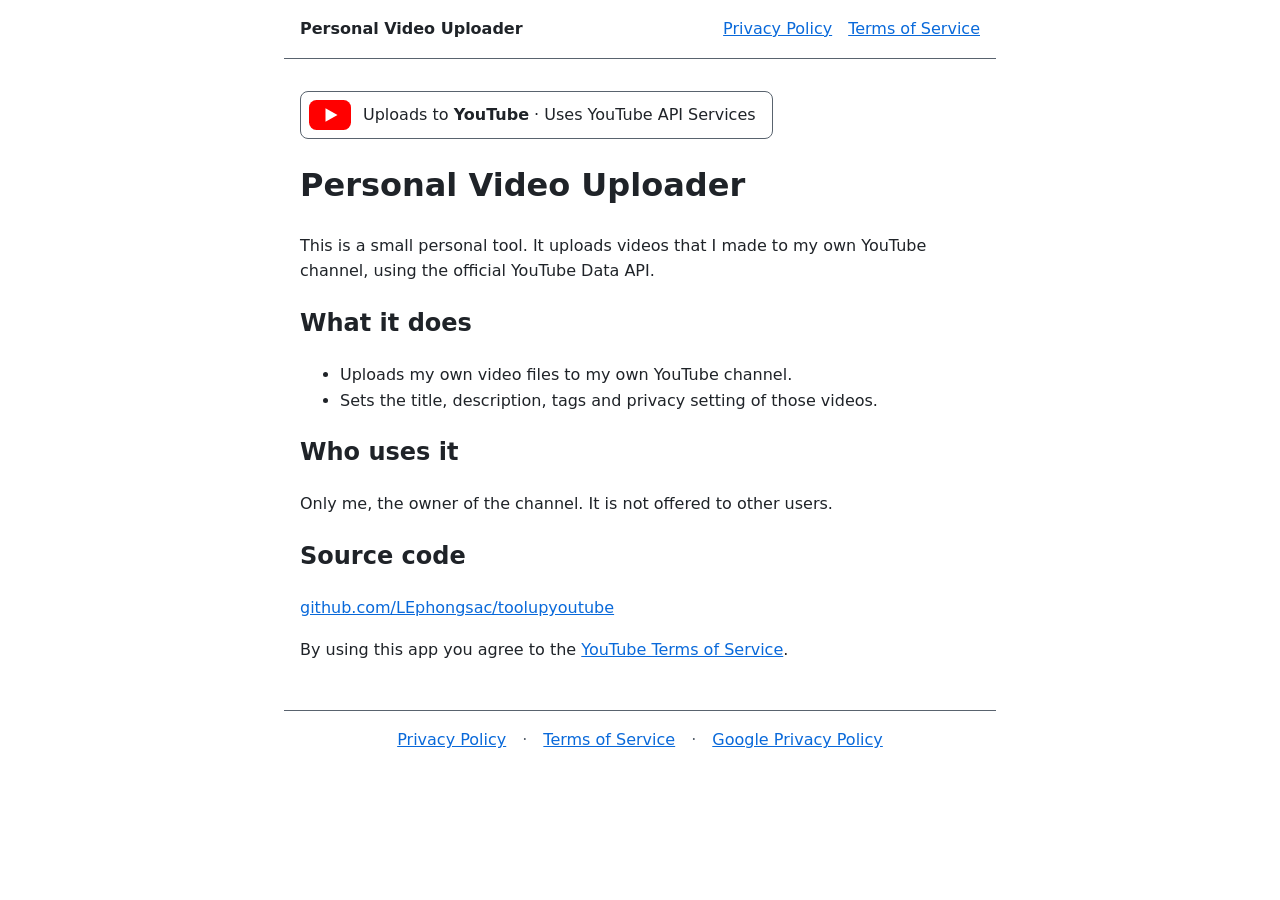
<file: index.html>
<!doctype html>
<html lang="en">
<head>
<meta charset="utf-8">
<meta name="viewport" content="width=device-width, initial-scale=1">
<title>Personal Video Uploader</title>
<link rel="stylesheet" href="style.css">
</head>
<body>
<header class="topbar">
  <span class="app-name">Personal Video Uploader</span>
  <nav>
    <a href="privacy.html">Privacy Policy</a>
    <a href="terms.html">Terms of Service</a>
  </nav>
</header>
<main>
  <div class="yt-badge">
    <svg viewBox="0 0 28 20" width="42" height="30" aria-hidden="true">
      <rect width="28" height="20" rx="5" fill="#FF0000"/>
      <path d="M11 5.5v9l8-4.5z" fill="#FFFFFF"/>
    </svg>
    <span>Uploads to <strong>YouTube</strong> · Uses YouTube API Services</span>
  </div>

  <h1>Personal Video Uploader</h1>
  <p>This is a small personal tool. It uploads videos that I made to my own YouTube channel, using the official YouTube Data API.</p>

  <h2>What it does</h2>
  <ul>
    <li>Uploads my own video files to my own YouTube channel.</li>
    <li>Sets the title, description, tags and privacy setting of those videos.</li>
  </ul>

  <h2>Who uses it</h2>
  <p>Only me, the owner of the channel. It is not offered to other users.</p>

  <h2>Source code</h2>
  <p><a href="https://github.com/LEphongsac/toolupyoutube">github.com/LEphongsac/toolupyoutube</a></p>

  <p>By using this app you agree to the <a href="https://www.youtube.com/t/terms">YouTube Terms of Service</a>.</p>
</main>
<footer>
  <a href="privacy.html">Privacy Policy</a> ·
  <a href="terms.html">Terms of Service</a> ·
  <a href="https://policies.google.com/privacy">Google Privacy Policy</a>
</footer>
</body>
</html>
</file>
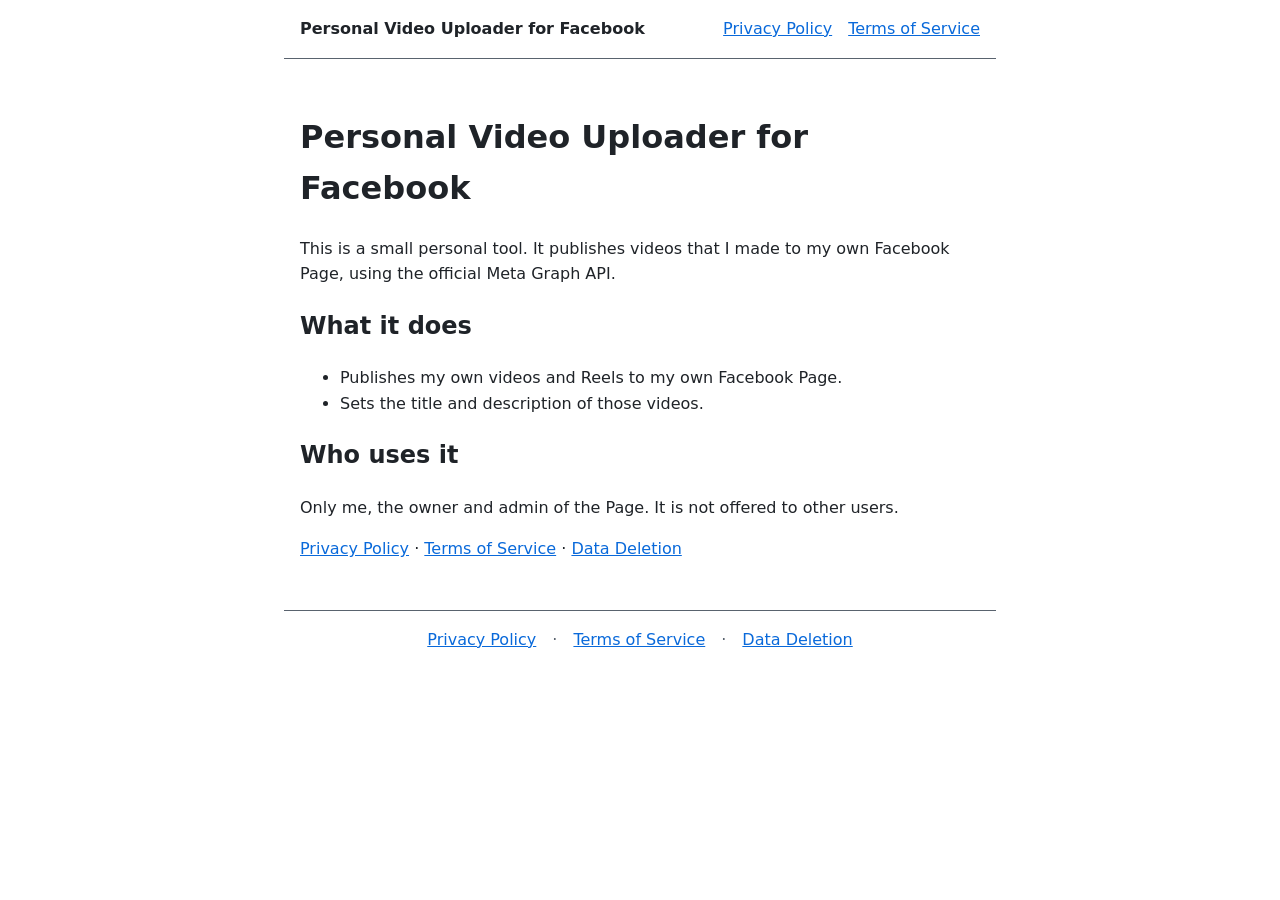
<file: facebook/index.html>
<!doctype html>
<html lang="en">
<head>
<meta charset="utf-8">
<meta name="viewport" content="width=device-width, initial-scale=1">
<title>Personal Video Uploader for Facebook</title>
<link rel="stylesheet" href="../style.css">
</head>
<body>
<header class="topbar">
  <span class="app-name">Personal Video Uploader for Facebook</span>
  <nav>
    <a href="privacy.html">Privacy Policy</a>
    <a href="terms.html">Terms of Service</a>
  </nav>
</header>
<main>
  <h1>Personal Video Uploader for Facebook</h1>
  <p>This is a small personal tool. It publishes videos that I made to my own Facebook Page, using the official Meta Graph API.</p>

  <h2>What it does</h2>
  <ul>
    <li>Publishes my own videos and Reels to my own Facebook Page.</li>
    <li>Sets the title and description of those videos.</li>
  </ul>

  <h2>Who uses it</h2>
  <p>Only me, the owner and admin of the Page. It is not offered to other users.</p>

  <p>
    <a href="privacy.html">Privacy Policy</a> ·
    <a href="terms.html">Terms of Service</a> ·
    <a href="data-deletion.html">Data Deletion</a>
  </p>
</main>
<footer>
  <a href="privacy.html">Privacy Policy</a> ·
  <a href="terms.html">Terms of Service</a> ·
  <a href="data-deletion.html">Data Deletion</a>
</footer>
</body>
</html>
</file>
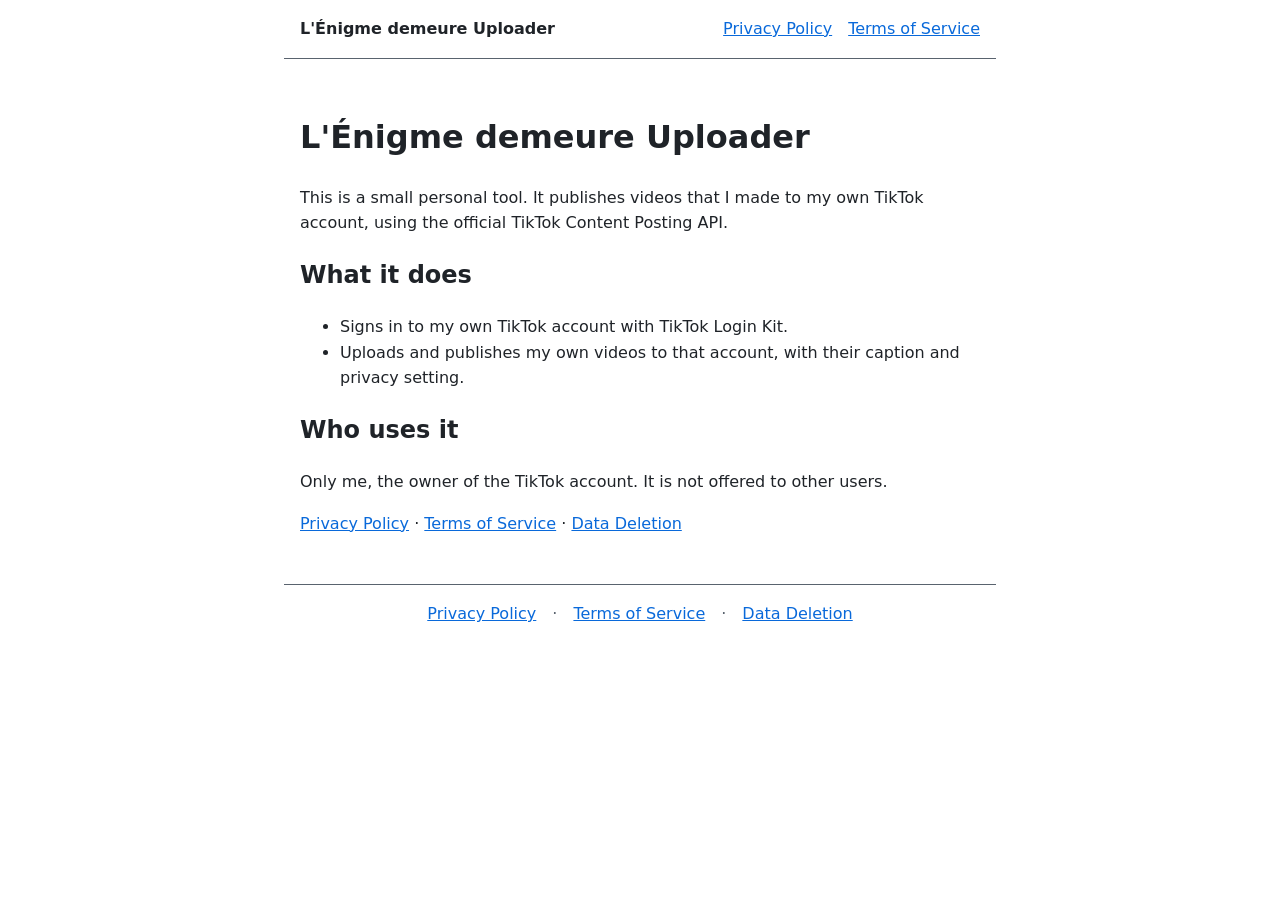
<file: tiktok/index.html>
<!doctype html>
<html lang="en">
<head>
<meta charset="utf-8">
<meta name="viewport" content="width=device-width, initial-scale=1">
<title>L&#39;Énigme demeure Uploader</title>
<link rel="stylesheet" href="../style.css">
</head>
<body>
<header class="topbar">
  <span class="app-name">L&#39;Énigme demeure Uploader</span>
  <nav>
    <a href="privacy.html">Privacy Policy</a>
    <a href="terms.html">Terms of Service</a>
  </nav>
</header>
<main>
  <h1>L&#39;Énigme demeure Uploader</h1>
  <p>This is a small personal tool. It publishes videos that I made to my own TikTok account, using the official TikTok Content Posting API.</p>

  <h2>What it does</h2>
  <ul>
    <li>Signs in to my own TikTok account with TikTok Login Kit.</li>
    <li>Uploads and publishes my own videos to that account, with their caption and privacy setting.</li>
  </ul>

  <h2>Who uses it</h2>
  <p>Only me, the owner of the TikTok account. It is not offered to other users.</p>

  <p>
    <a href="privacy.html">Privacy Policy</a> ·
    <a href="terms.html">Terms of Service</a> ·
    <a href="data-deletion.html">Data Deletion</a>
  </p>
</main>
<footer>
  <a href="privacy.html">Privacy Policy</a> ·
  <a href="terms.html">Terms of Service</a> ·
  <a href="data-deletion.html">Data Deletion</a>
</footer>
</body>
</html>
</file>
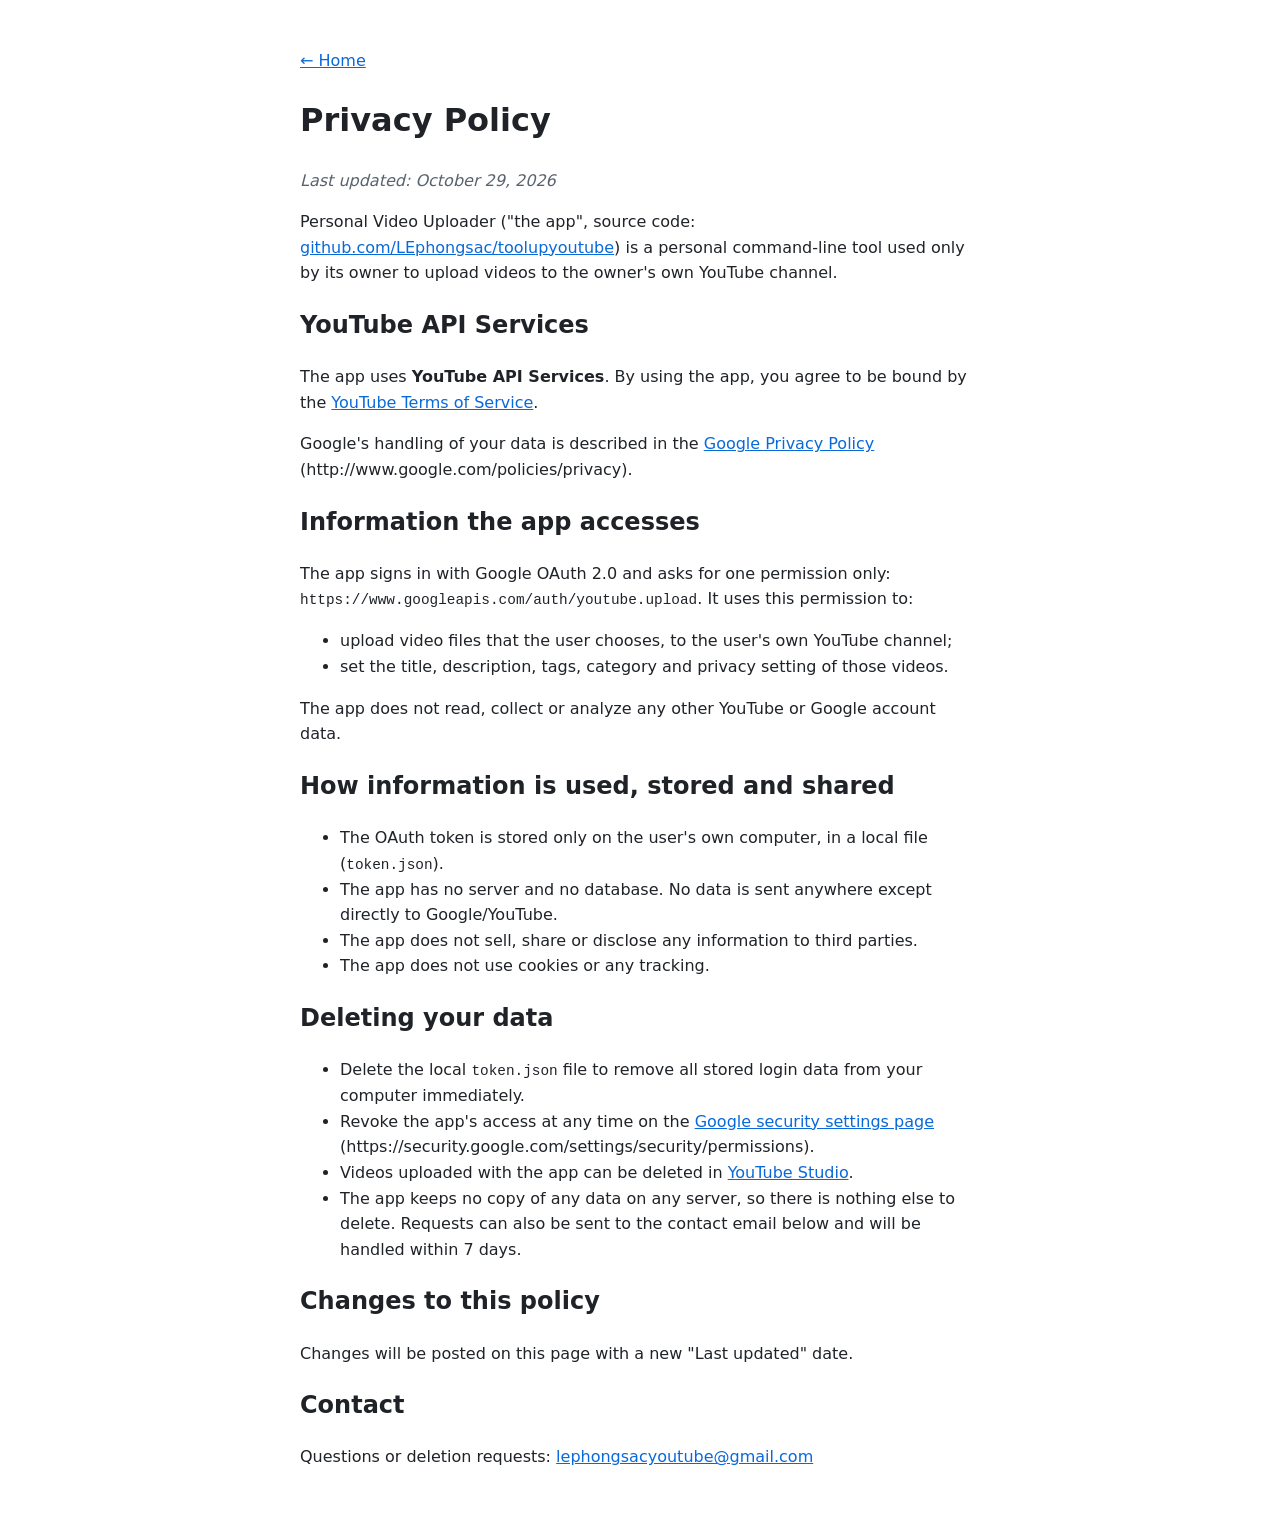
<file: privacy.html>
<!doctype html>
<html lang="en">
<head>
<meta charset="utf-8">
<meta name="viewport" content="width=device-width, initial-scale=1">
<title>Privacy Policy</title>
<link rel="stylesheet" href="style.css">
</head>
<body>
<main>
  <p><a href="index.html">← Home</a></p>
  <h1>Privacy Policy</h1>
  <p><em>Last updated: October 29, 2026</em></p>

  <p>Personal Video Uploader ("the app", source code: <a href="https://github.com/LEphongsac/toolupyoutube">github.com/LEphongsac/toolupyoutube</a>) is a personal command-line tool used only by its owner to upload videos to the owner's own YouTube channel.</p>

  <h2>YouTube API Services</h2>
  <p>The app uses <strong>YouTube API Services</strong>. By using the app, you agree to be bound by the <a href="https://www.youtube.com/t/terms">YouTube Terms of Service</a>.</p>
  <p>Google's handling of your data is described in the <a href="https://policies.google.com/privacy">Google Privacy Policy</a> (http://www.google.com/policies/privacy).</p>

  <h2>Information the app accesses</h2>
  <p>The app signs in with Google OAuth 2.0 and asks for one permission only: <code>https://www.googleapis.com/auth/youtube.upload</code>. It uses this permission to:</p>
  <ul>
    <li>upload video files that the user chooses, to the user's own YouTube channel;</li>
    <li>set the title, description, tags, category and privacy setting of those videos.</li>
  </ul>
  <p>The app does not read, collect or analyze any other YouTube or Google account data.</p>

  <h2>How information is used, stored and shared</h2>
  <ul>
    <li>The OAuth token is stored only on the user's own computer, in a local file (<code>token.json</code>).</li>
    <li>The app has no server and no database. No data is sent anywhere except directly to Google/YouTube.</li>
    <li>The app does not sell, share or disclose any information to third parties.</li>
    <li>The app does not use cookies or any tracking.</li>
  </ul>

  <h2>Deleting your data</h2>
  <ul>
    <li>Delete the local <code>token.json</code> file to remove all stored login data from your computer immediately.</li>
    <li>Revoke the app's access at any time on the <a href="https://security.google.com/settings/security/permissions">Google security settings page</a> (https://security.google.com/settings/security/permissions).</li>
    <li>Videos uploaded with the app can be deleted in <a href="https://studio.youtube.com">YouTube Studio</a>.</li>
    <li>The app keeps no copy of any data on any server, so there is nothing else to delete. Requests can also be sent to the contact email below and will be handled within 7 days.</li>
  </ul>

  <h2>Changes to this policy</h2>
  <p>Changes will be posted on this page with a new "Last updated" date.</p>

  <h2>Contact</h2>
  <p>Questions or deletion requests: <a href="mailto:lephongsacyoutube@gmail.com">lephongsacyoutube@gmail.com</a></p>
</main>
</body>
</html>
</file>
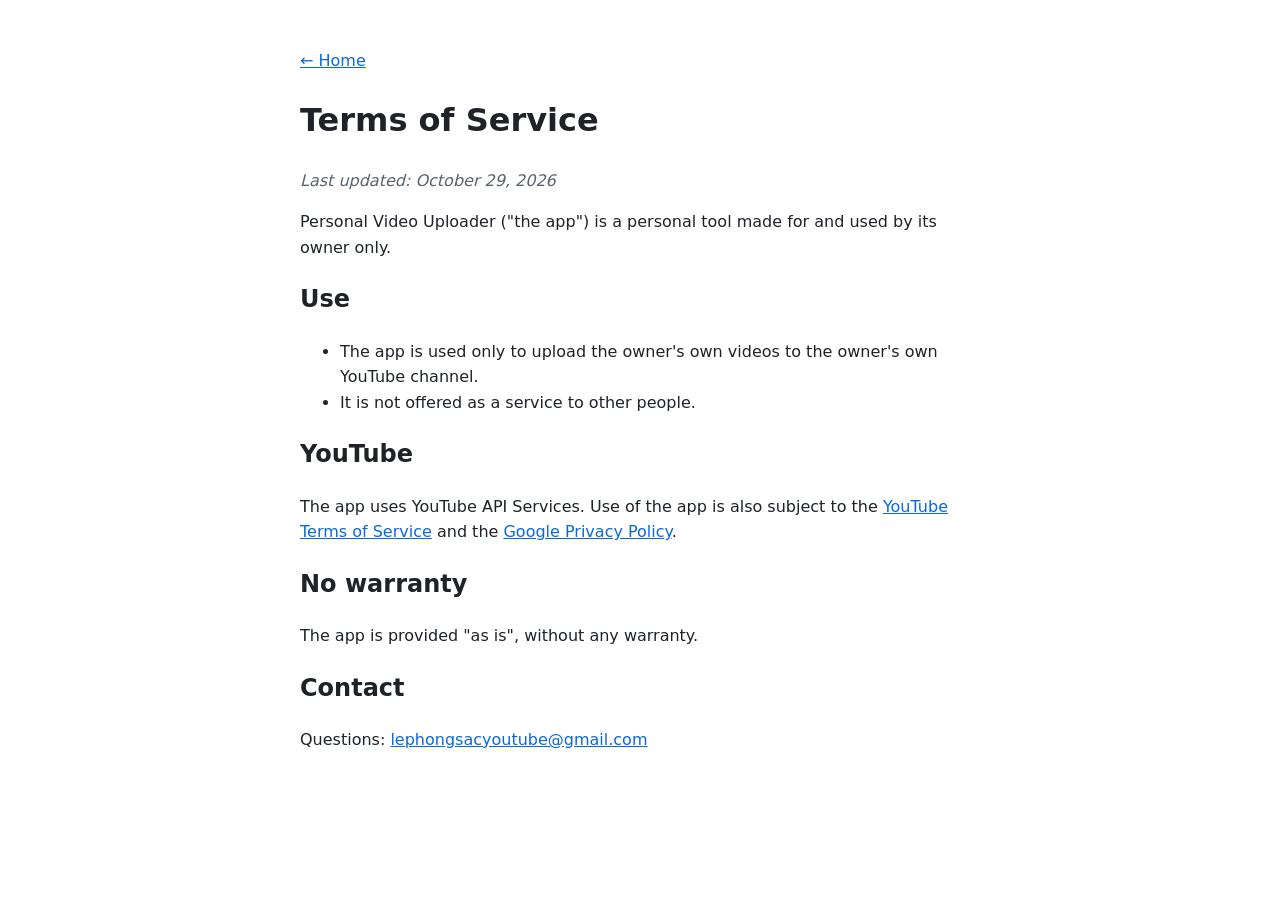
<file: terms.html>
<!doctype html>
<html lang="en">
<head>
<meta charset="utf-8">
<meta name="viewport" content="width=device-width, initial-scale=1">
<title>Terms of Service</title>
<link rel="stylesheet" href="style.css">
</head>
<body>
<main>
  <p><a href="index.html">← Home</a></p>
  <h1>Terms of Service</h1>
  <p><em>Last updated: October 29, 2026</em></p>

  <p>Personal Video Uploader ("the app") is a personal tool made for and used by its owner only.</p>

  <h2>Use</h2>
  <ul>
    <li>The app is used only to upload the owner's own videos to the owner's own YouTube channel.</li>
    <li>It is not offered as a service to other people.</li>
  </ul>

  <h2>YouTube</h2>
  <p>The app uses YouTube API Services. Use of the app is also subject to the <a href="https://www.youtube.com/t/terms">YouTube Terms of Service</a> and the <a href="https://policies.google.com/privacy">Google Privacy Policy</a>.</p>

  <h2>No warranty</h2>
  <p>The app is provided "as is", without any warranty.</p>

  <h2>Contact</h2>
  <p>Questions: <a href="mailto:lephongsacyoutube@gmail.com">lephongsacyoutube@gmail.com</a></p>
</main>
</body>
</html>
</file>
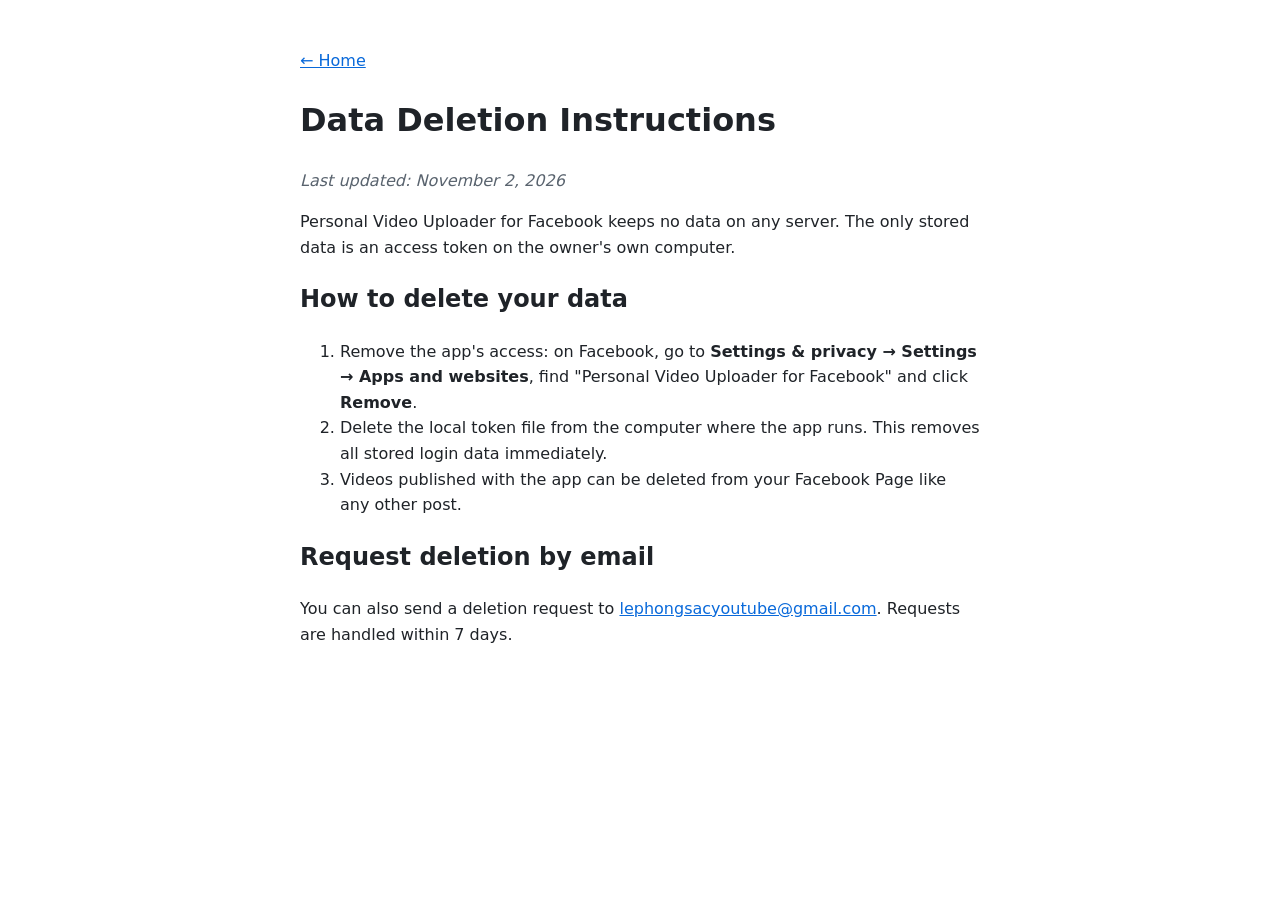
<file: facebook/data-deletion.html>
<!doctype html>
<html lang="en">
<head>
<meta charset="utf-8">
<meta name="viewport" content="width=device-width, initial-scale=1">
<title>Data Deletion</title>
<link rel="stylesheet" href="../style.css">
</head>
<body>
<main>
  <p><a href="index.html">← Home</a></p>
  <h1>Data Deletion Instructions</h1>
  <p><em>Last updated: November 2, 2026</em></p>

  <p>Personal Video Uploader for Facebook keeps no data on any server. The only stored data is an access token on the owner's own computer.</p>

  <h2>How to delete your data</h2>
  <ol>
    <li>Remove the app's access: on Facebook, go to <strong>Settings &amp; privacy → Settings → Apps and websites</strong>, find "Personal Video Uploader for Facebook" and click <strong>Remove</strong>.</li>
    <li>Delete the local token file from the computer where the app runs. This removes all stored login data immediately.</li>
    <li>Videos published with the app can be deleted from your Facebook Page like any other post.</li>
  </ol>

  <h2>Request deletion by email</h2>
  <p>You can also send a deletion request to <a href="mailto:lephongsacyoutube@gmail.com">lephongsacyoutube@gmail.com</a>. Requests are handled within 7 days.</p>
</main>
</body>
</html>
</file>
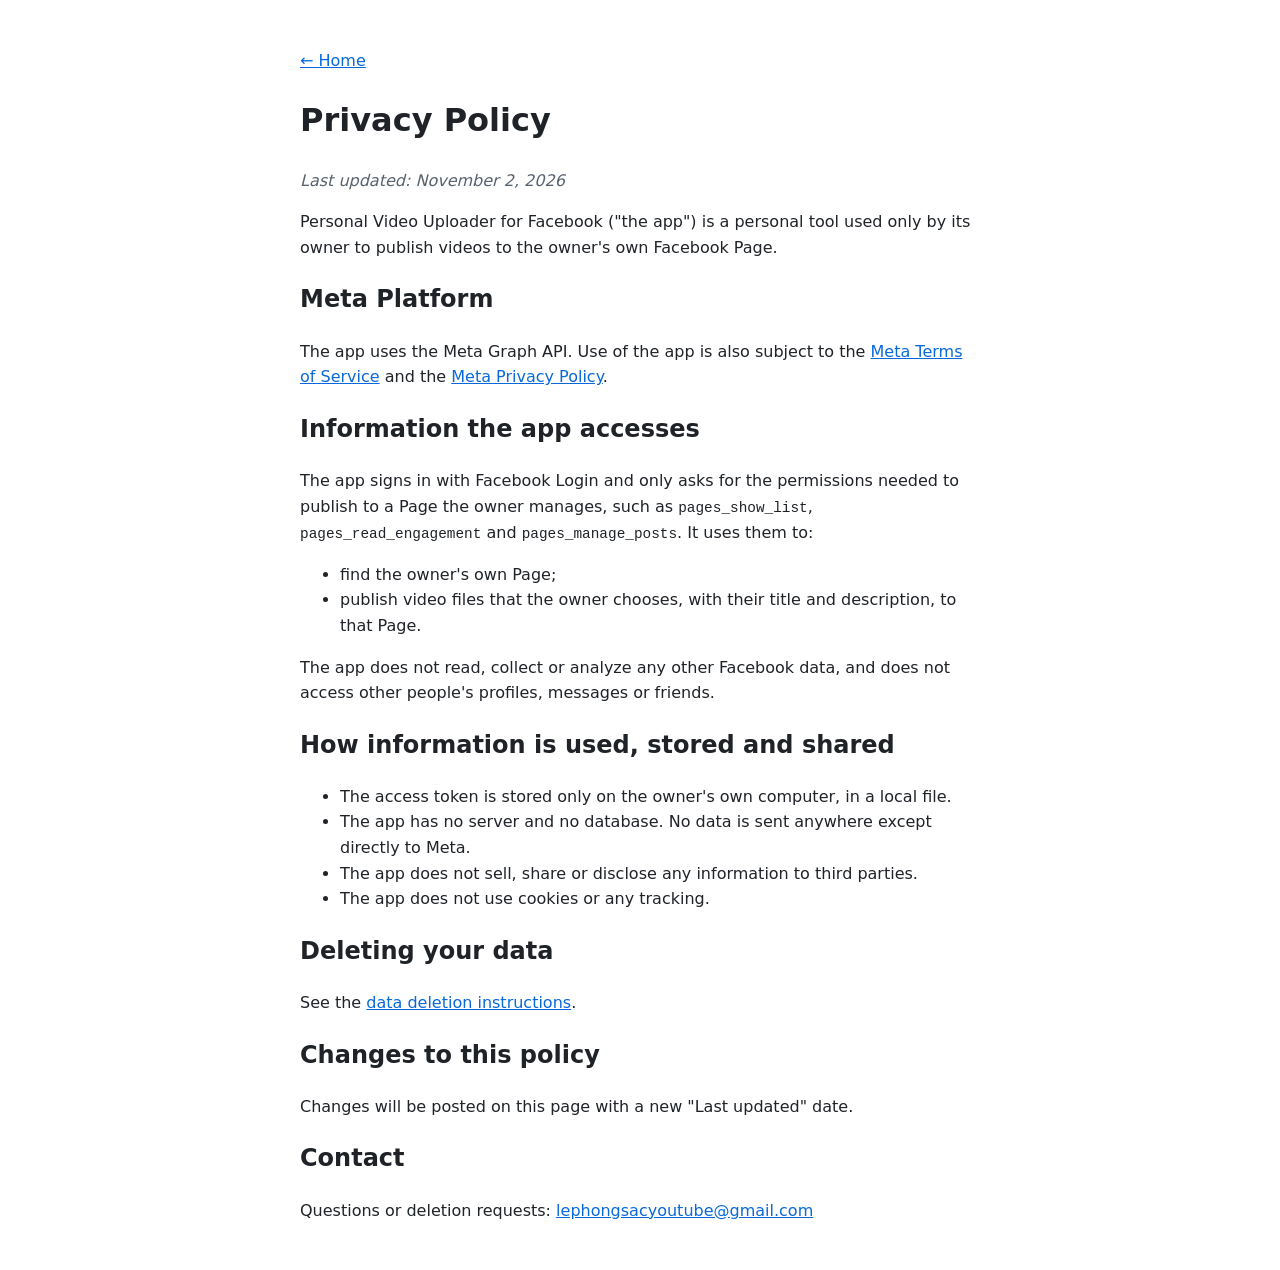
<file: facebook/privacy.html>
<!doctype html>
<html lang="en">
<head>
<meta charset="utf-8">
<meta name="viewport" content="width=device-width, initial-scale=1">
<title>Privacy Policy</title>
<link rel="stylesheet" href="../style.css">
</head>
<body>
<main>
  <p><a href="index.html">← Home</a></p>
  <h1>Privacy Policy</h1>
  <p><em>Last updated: November 2, 2026</em></p>

  <p>Personal Video Uploader for Facebook ("the app") is a personal tool used only by its owner to publish videos to the owner's own Facebook Page.</p>

  <h2>Meta Platform</h2>
  <p>The app uses the Meta Graph API. Use of the app is also subject to the <a href="https://www.facebook.com/terms.php">Meta Terms of Service</a> and the <a href="https://www.facebook.com/privacy/policy/">Meta Privacy Policy</a>.</p>

  <h2>Information the app accesses</h2>
  <p>The app signs in with Facebook Login and only asks for the permissions needed to publish to a Page the owner manages, such as <code>pages_show_list</code>, <code>pages_read_engagement</code> and <code>pages_manage_posts</code>. It uses them to:</p>
  <ul>
    <li>find the owner's own Page;</li>
    <li>publish video files that the owner chooses, with their title and description, to that Page.</li>
  </ul>
  <p>The app does not read, collect or analyze any other Facebook data, and does not access other people's profiles, messages or friends.</p>

  <h2>How information is used, stored and shared</h2>
  <ul>
    <li>The access token is stored only on the owner's own computer, in a local file.</li>
    <li>The app has no server and no database. No data is sent anywhere except directly to Meta.</li>
    <li>The app does not sell, share or disclose any information to third parties.</li>
    <li>The app does not use cookies or any tracking.</li>
  </ul>

  <h2>Deleting your data</h2>
  <p>See the <a href="data-deletion.html">data deletion instructions</a>.</p>

  <h2>Changes to this policy</h2>
  <p>Changes will be posted on this page with a new "Last updated" date.</p>

  <h2>Contact</h2>
  <p>Questions or deletion requests: <a href="mailto:lephongsacyoutube@gmail.com">lephongsacyoutube@gmail.com</a></p>
</main>
</body>
</html>
</file>
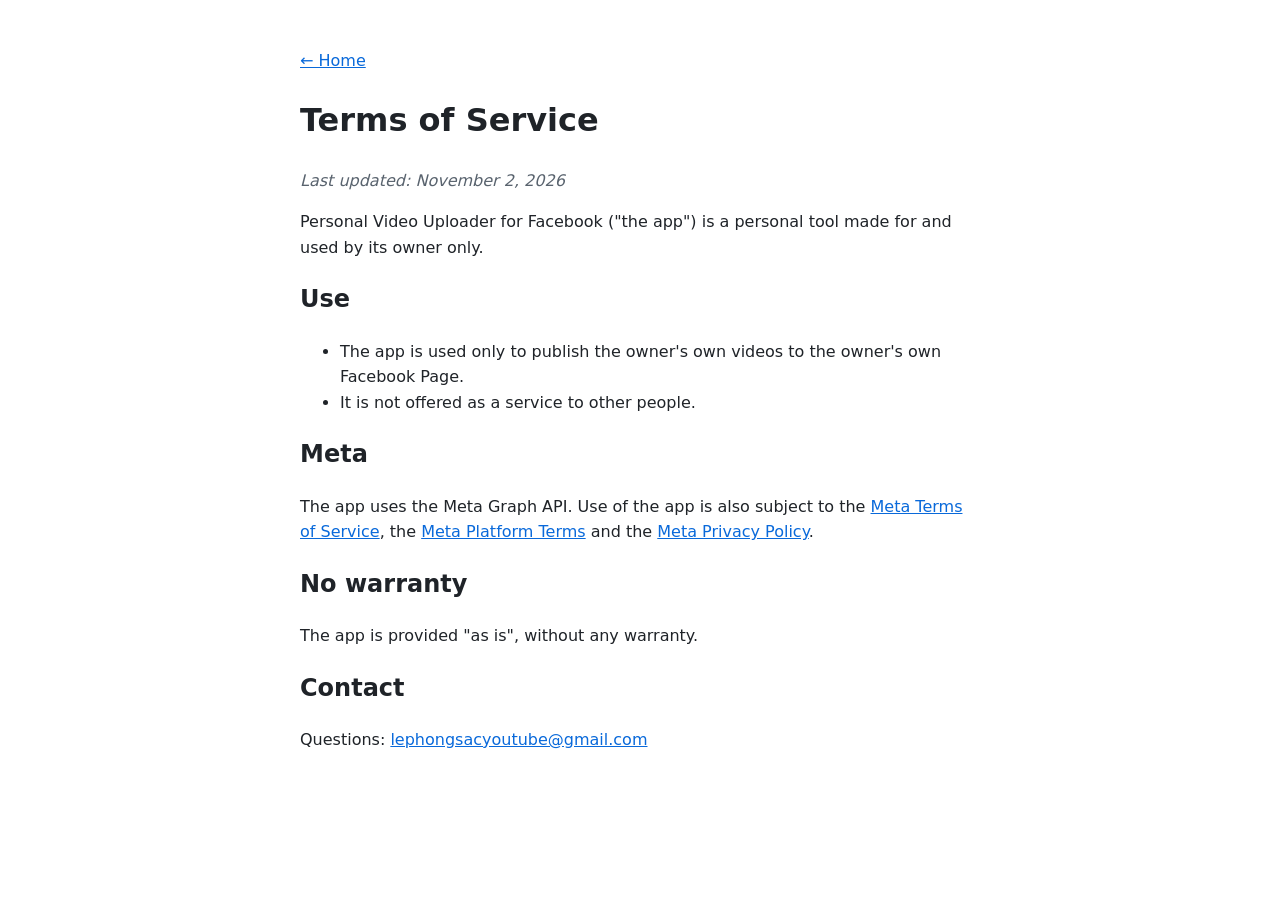
<file: facebook/terms.html>
<!doctype html>
<html lang="en">
<head>
<meta charset="utf-8">
<meta name="viewport" content="width=device-width, initial-scale=1">
<title>Terms of Service</title>
<link rel="stylesheet" href="../style.css">
</head>
<body>
<main>
  <p><a href="index.html">← Home</a></p>
  <h1>Terms of Service</h1>
  <p><em>Last updated: November 2, 2026</em></p>

  <p>Personal Video Uploader for Facebook ("the app") is a personal tool made for and used by its owner only.</p>

  <h2>Use</h2>
  <ul>
    <li>The app is used only to publish the owner's own videos to the owner's own Facebook Page.</li>
    <li>It is not offered as a service to other people.</li>
  </ul>

  <h2>Meta</h2>
  <p>The app uses the Meta Graph API. Use of the app is also subject to the <a href="https://www.facebook.com/terms.php">Meta Terms of Service</a>, the <a href="https://developers.facebook.com/terms/">Meta Platform Terms</a> and the <a href="https://www.facebook.com/privacy/policy/">Meta Privacy Policy</a>.</p>

  <h2>No warranty</h2>
  <p>The app is provided "as is", without any warranty.</p>

  <h2>Contact</h2>
  <p>Questions: <a href="mailto:lephongsacyoutube@gmail.com">lephongsacyoutube@gmail.com</a></p>
</main>
</body>
</html>
</file>
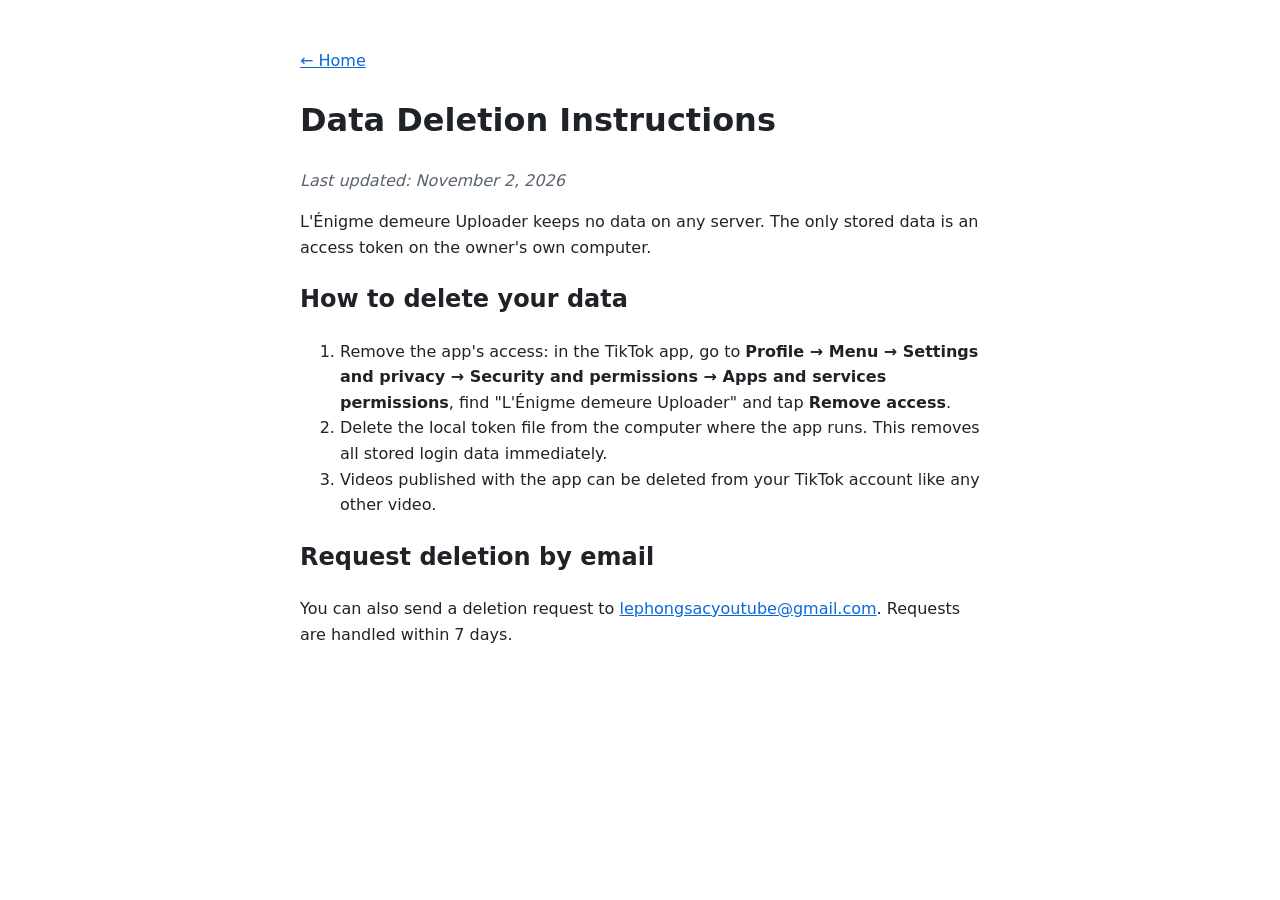
<file: tiktok/data-deletion.html>
<!doctype html>
<html lang="en">
<head>
<meta charset="utf-8">
<meta name="viewport" content="width=device-width, initial-scale=1">
<title>Data Deletion</title>
<link rel="stylesheet" href="../style.css">
</head>
<body>
<main>
  <p><a href="index.html">← Home</a></p>
  <h1>Data Deletion Instructions</h1>
  <p><em>Last updated: November 2, 2026</em></p>

  <p>L&#39;Énigme demeure Uploader keeps no data on any server. The only stored data is an access token on the owner's own computer.</p>

  <h2>How to delete your data</h2>
  <ol>
    <li>Remove the app's access: in the TikTok app, go to <strong>Profile → Menu → Settings and privacy → Security and permissions → Apps and services permissions</strong>, find "L&#39;Énigme demeure Uploader" and tap <strong>Remove access</strong>.</li>
    <li>Delete the local token file from the computer where the app runs. This removes all stored login data immediately.</li>
    <li>Videos published with the app can be deleted from your TikTok account like any other video.</li>
  </ol>

  <h2>Request deletion by email</h2>
  <p>You can also send a deletion request to <a href="mailto:lephongsacyoutube@gmail.com">lephongsacyoutube@gmail.com</a>. Requests are handled within 7 days.</p>
</main>
</body>
</html>
</file>
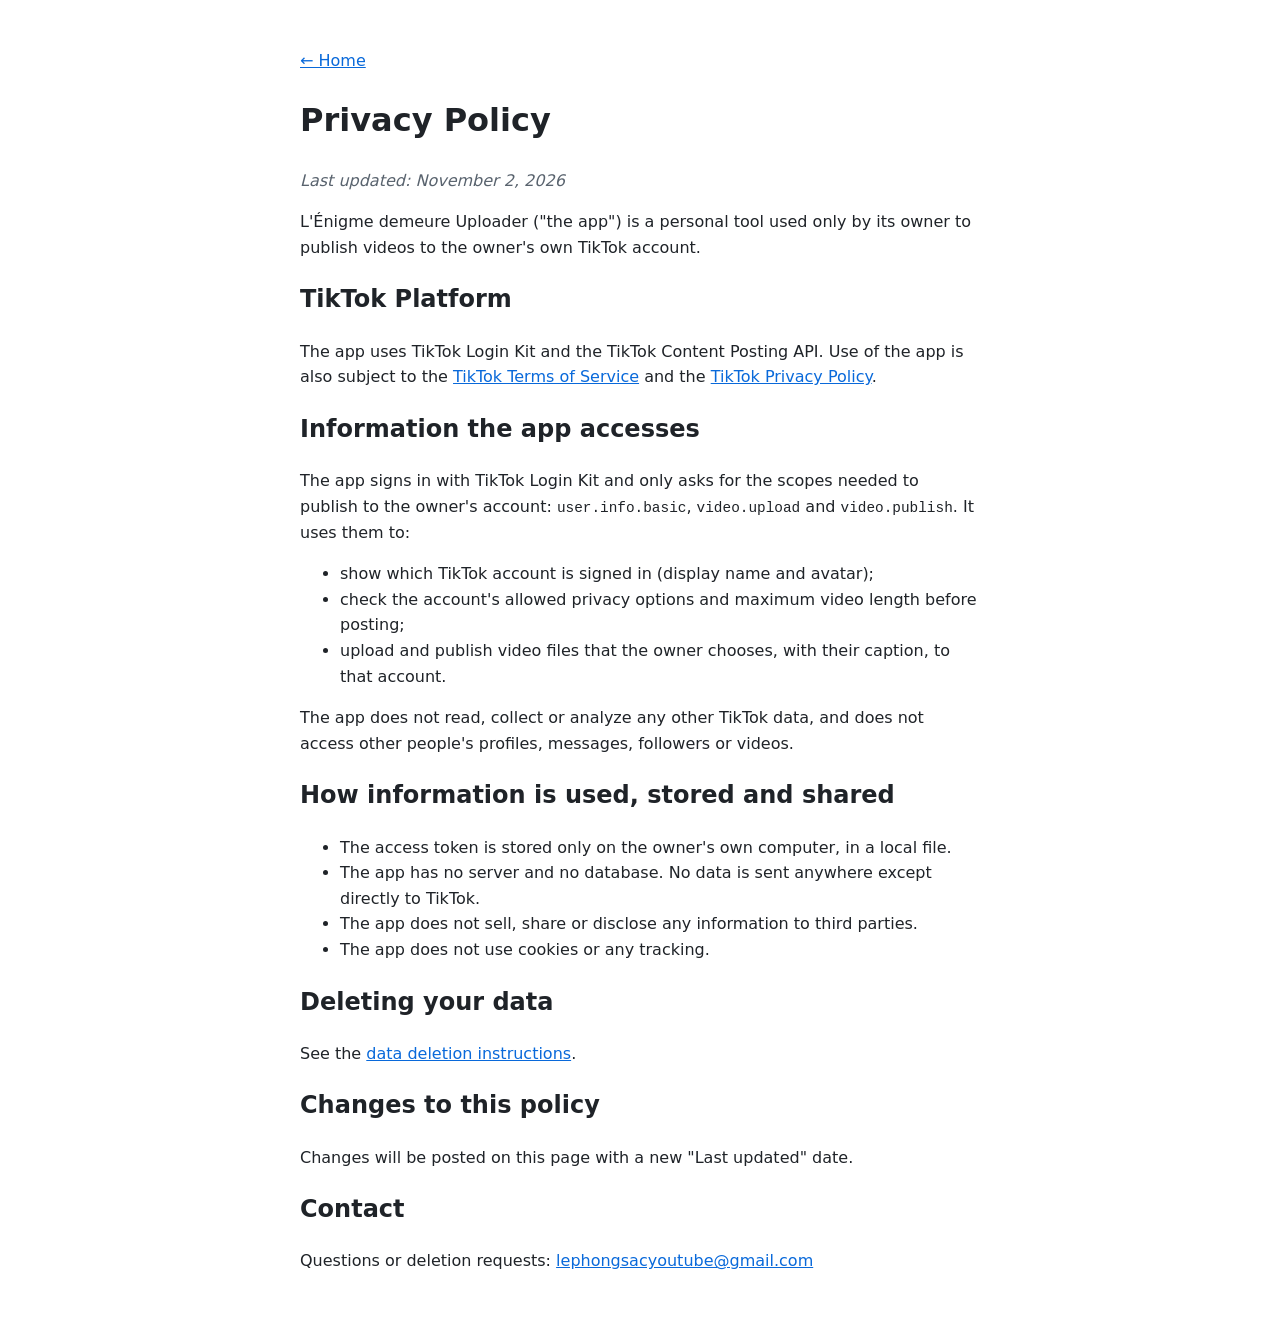
<file: tiktok/privacy.html>
<!doctype html>
<html lang="en">
<head>
<meta charset="utf-8">
<meta name="viewport" content="width=device-width, initial-scale=1">
<title>Privacy Policy</title>
<link rel="stylesheet" href="../style.css">
</head>
<body>
<main>
  <p><a href="index.html">← Home</a></p>
  <h1>Privacy Policy</h1>
  <p><em>Last updated: November 2, 2026</em></p>

  <p>L&#39;Énigme demeure Uploader ("the app") is a personal tool used only by its owner to publish videos to the owner's own TikTok account.</p>

  <h2>TikTok Platform</h2>
  <p>The app uses TikTok Login Kit and the TikTok Content Posting API. Use of the app is also subject to the <a href="https://www.tiktok.com/legal/terms-of-service">TikTok Terms of Service</a> and the <a href="https://www.tiktok.com/legal/privacy-policy">TikTok Privacy Policy</a>.</p>

  <h2>Information the app accesses</h2>
  <p>The app signs in with TikTok Login Kit and only asks for the scopes needed to publish to the owner's account: <code>user.info.basic</code>, <code>video.upload</code> and <code>video.publish</code>. It uses them to:</p>
  <ul>
    <li>show which TikTok account is signed in (display name and avatar);</li>
    <li>check the account's allowed privacy options and maximum video length before posting;</li>
    <li>upload and publish video files that the owner chooses, with their caption, to that account.</li>
  </ul>
  <p>The app does not read, collect or analyze any other TikTok data, and does not access other people's profiles, messages, followers or videos.</p>

  <h2>How information is used, stored and shared</h2>
  <ul>
    <li>The access token is stored only on the owner's own computer, in a local file.</li>
    <li>The app has no server and no database. No data is sent anywhere except directly to TikTok.</li>
    <li>The app does not sell, share or disclose any information to third parties.</li>
    <li>The app does not use cookies or any tracking.</li>
  </ul>

  <h2>Deleting your data</h2>
  <p>See the <a href="data-deletion.html">data deletion instructions</a>.</p>

  <h2>Changes to this policy</h2>
  <p>Changes will be posted on this page with a new "Last updated" date.</p>

  <h2>Contact</h2>
  <p>Questions or deletion requests: <a href="mailto:lephongsacyoutube@gmail.com">lephongsacyoutube@gmail.com</a></p>
</main>
</body>
</html>
</file>
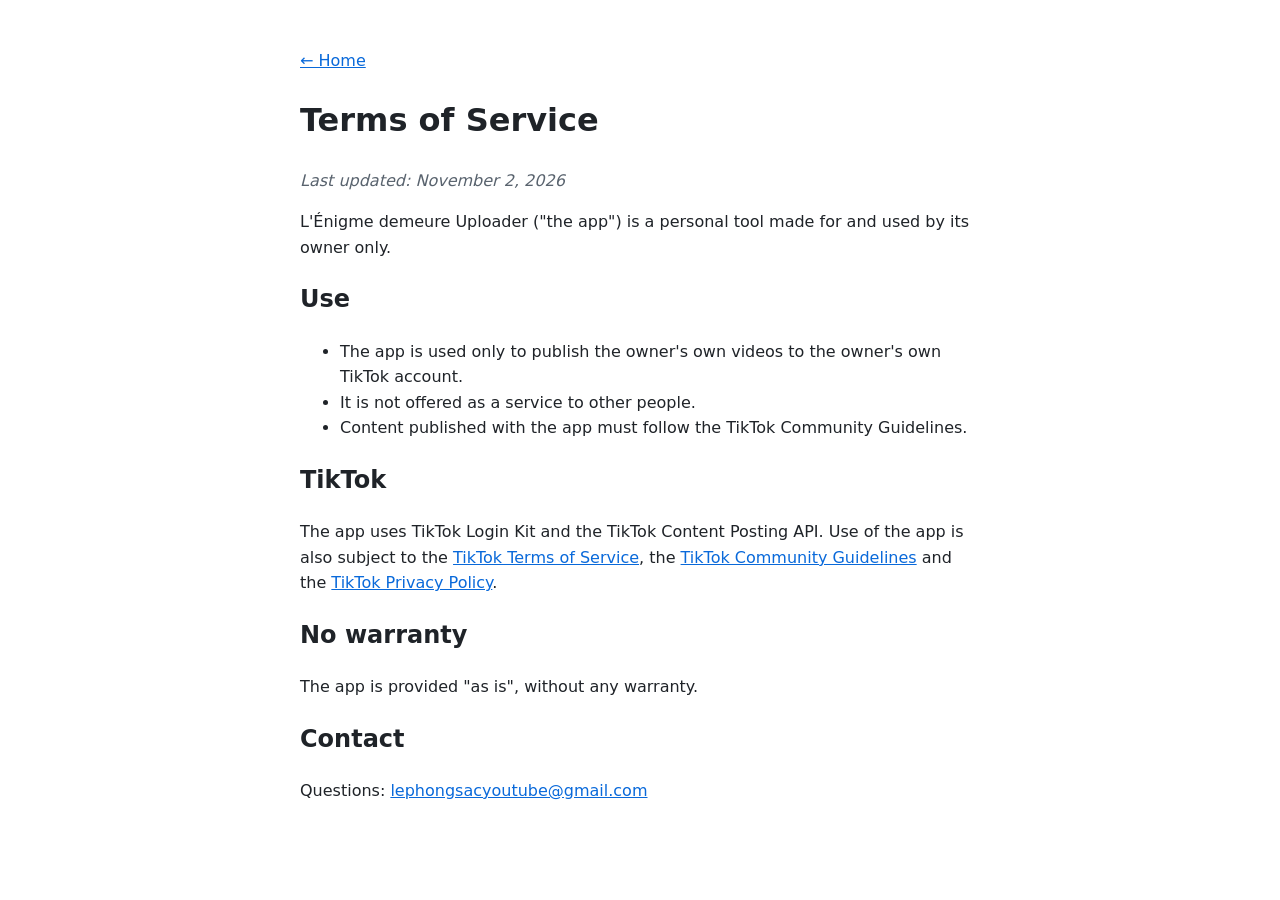
<file: tiktok/terms.html>
<!doctype html>
<html lang="en">
<head>
<meta charset="utf-8">
<meta name="viewport" content="width=device-width, initial-scale=1">
<title>Terms of Service</title>
<link rel="stylesheet" href="../style.css">
</head>
<body>
<main>
  <p><a href="index.html">← Home</a></p>
  <h1>Terms of Service</h1>
  <p><em>Last updated: November 2, 2026</em></p>

  <p>L&#39;Énigme demeure Uploader ("the app") is a personal tool made for and used by its owner only.</p>

  <h2>Use</h2>
  <ul>
    <li>The app is used only to publish the owner's own videos to the owner's own TikTok account.</li>
    <li>It is not offered as a service to other people.</li>
    <li>Content published with the app must follow the TikTok Community Guidelines.</li>
  </ul>

  <h2>TikTok</h2>
  <p>The app uses TikTok Login Kit and the TikTok Content Posting API. Use of the app is also subject to the <a href="https://www.tiktok.com/legal/terms-of-service">TikTok Terms of Service</a>, the <a href="https://www.tiktok.com/community-guidelines">TikTok Community Guidelines</a> and the <a href="https://www.tiktok.com/legal/privacy-policy">TikTok Privacy Policy</a>.</p>

  <h2>No warranty</h2>
  <p>The app is provided "as is", without any warranty.</p>

  <h2>Contact</h2>
  <p>Questions: <a href="mailto:lephongsacyoutube@gmail.com">lephongsacyoutube@gmail.com</a></p>
</main>
</body>
</html>
</file>
<file: style.css>
:root {
  --bg: #ffffff;
  --text: #1f2328;
  --muted: #59636e;
  --link: #0969da;
}
@media (prefers-color-scheme: dark) {
  :root {
    --bg: #0d1117;
    --text: #e6edf3;
    --muted: #9198a1;
    --link: #4493f8;
  }
}
body {
  margin: 0;
  background: var(--bg);
  color: var(--text);
  font: 16px/1.6 system-ui, -apple-system, "Segoe UI", sans-serif;
}
main {
  max-width: 680px;
  margin: 0 auto;
  padding: 32px 16px;
}
a { color: var(--link); }
.topbar, footer {
  max-width: 680px;
  margin: 0 auto;
  padding: 16px;
  display: flex;
  flex-wrap: wrap;
  gap: 8px 16px;
  justify-content: space-between;
  color: var(--muted);
}
.topbar { border-bottom: 1px solid var(--muted); }
.topbar nav { display: flex; gap: 16px; }
.app-name { font-weight: 600; color: var(--text); }
footer { justify-content: center; border-top: 1px solid var(--muted); }
.yt-badge {
  display: inline-flex;
  align-items: center;
  gap: 12px;
  padding: 8px 16px 8px 8px;
  border: 1px solid var(--muted);
  border-radius: 8px;
}
em { color: var(--muted); }
code { font-size: 0.9em; }
</file>
